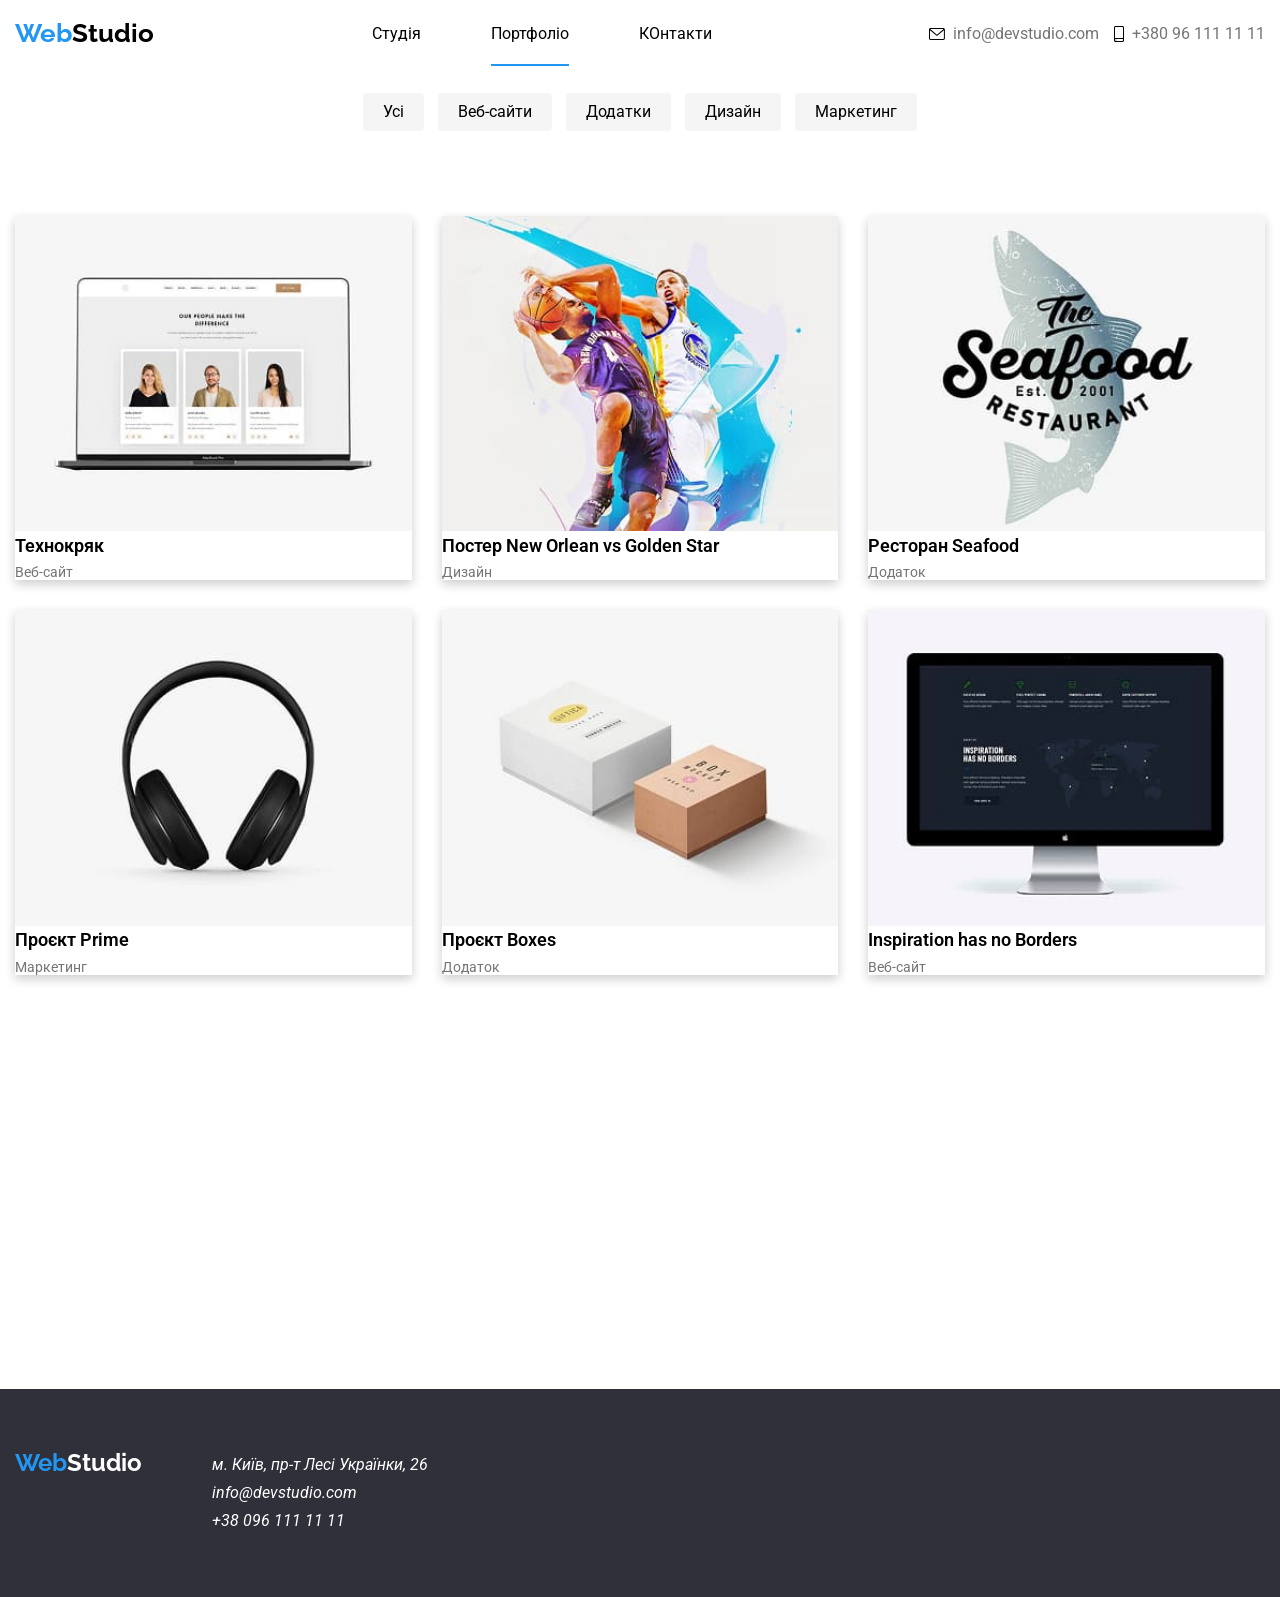
<file: portfolio.html>
<!DOCTYPE html>
<html lang="en">
<head>
    <link rel="preconnect" href="https://fonts.googleapis.com">
<link rel="preconnect" href="https://fonts.gstatic.com" crossorigin>
<link href="https://fonts.googleapis.com/css2?family=Roboto:ital,wght@0,100..900;1,100..900&display=swap" rel="stylesheet">
<link href="https://fonts.googleapis.com/css2?family=Raleway:ital,wght@0,100..900;1,100..900&family=Roboto:ital,wght@0,100..900;1,100..900&display=swap" rel="stylesheet">
<link rel="stylesheet" href="./style/modern-normalize.css">
<link rel="stylesheet" href="./style/style.css">
<link rel="stylesheet" href="https://unpkg.com/aos@next/dist/aos.css" />
    <meta charset="UTF-8">
    <meta name="viewport" content="width=device-width, initial-scale=1.0">
    <title>Портфоліо</title>
</head>
<body>
    <header>
        <div class="container">
<a class="logo" href="./index.html"><span>Web</span>Studio</a>

        <nav class="nav">
            <ul class="nav_list">
                <li class="nav_list_item"><a href="./index.html">Студія</a></li>
                <li class="nav_list_item"><a href="#" class="nav-link--active">Портфоліо</a></li>
                <li class="nav_list_item"><a href="#">КОнтакти</a></li>
            </ul>
        </nav>
<ul class="header_contackt">
    <li class="header_contackt_item"><a class="gmail" href="#">info@devstudio.com</a>
    <svg class="icon_header" width="16" height="12">
      <use href="./img/symbol-defs.svg#icon-gmail"></use>
    </svg>
    </li>
    <li class="header_contackt_item"><a class="number" href="#">+380 96 111 11 11</a>
    <svg class="icon_header" width="10" height="16">
      <use href="./img/symbol-defs.svg#icon-smartphone"></use>
    </svg>
    </li>
</ul>
</div>
    </header>
    <main>
<section class="buttons">
  <div class="container">
    <button>Усі</button>
    <button>Веб-сайти</button>
    <button>Додатки</button>
    <button>Дизайн</button>
    <button>Маркетинг</button>
  </div>
</section>

<section class="galery">
  <div class="container">

    <ul class="galery_list">

      <li class="galery_list_item" data-aos="fade-up">
        <div class="galery_image_box">
          <img class="galery_item_img" src="./img/img4.jpg" alt="технокряк">
          <div class="over over--opacity">
            <p class="over_list_p">
              Ресурс пропонує комплексні <br>
              пропозиції з різним рівнем <br>
              функціоналу та сервісів. Все <br>
              це дозволить відвідувачу отримати <br>
              вичерпні відомості про компанію <br>
              чи приватну особу
            </p>
          </div>
        </div>
        <h2 class="galery_item_title">Технокряк</h2>
        <p class="galery_item_text">Веб-сайт</p>
      </li>


      <li class="galery_list_item" data-aos="fade-up">
        <div class="galery_image_box">
          <img class="galery_item_img" src="./img/img5.jpg" alt="баскетбол">
          <div class="over over--opacity">
            <p class="over_list_p">
              Ресурс пропонує комплексні <br>
              пропозиції з різним рівнем <br>
              функціоналу та сервісів. Все <br>
              це дозволить відвідувачу отримати <br>
              вичерпні відомості про компанію <br>
              чи приватну особу
            </p>
          </div>
        </div>
        <h2 class="galery_item_title">Постер New Orlean vs Golden Star</h2>
        <p class="galery_item_text">Дизайн</p>
      </li>


      <li class="galery_list_item" data-aos="fade-up">
        <div class="galery_image_box">
          <img class="galery_item_img" src="./img/img6.jpg" alt="ресторан seafood">
          <div class="over over--opacity">
            <p class="over_list_p">
              Ресурс пропонує комплексні <br>
              пропозиції з різним рівнем <br>
              функціоналу та сервісів. Все <br>
              це дозволить відвідувачу отримати <br>
              вичерпні відомості про компанію <br>
              чи приватну особу
            </p>
          </div>
        </div>
        <h2 class="galery_item_title">Ресторан Seafood</h2>
        <p class="galery_item_text">Додаток</p>
      </li>


      <li class="galery_list_item" data-aos="fade-up">
        <div class="galery_image_box">
          <img class="galery_item_img" src="./img/img7.jpg" alt="проект prime">
          <div class="over over--opacity">
            <p class="over_list_p">
              Ресурс пропонує комплексні <br>
              пропозиції з різним рівнем <br>
              функціоналу та сервісів. Все <br>
              це дозволить відвідувачу отримати <br>
              вичерпні відомості про компанію <br>
              чи приватну особу
            </p>
          </div>
        </div>
        <h2 class="galery_item_title">Проєкт Prime</h2>
        <p class="galery_item_text">Маркетинг</p>
      </li>


      <li class="galery_list_item" data-aos="fade-up">
        <div class="galery_image_box">
          <img class="galery_item_img" src="./img/img8.jpg" alt="проект Boxes">
          <div class="over over--opacity">
            <p class="over_list_p">
              Ресурс пропонує комплексні <br>
              пропозиції з різним рівнем <br>
              функціоналу та сервісів. Все <br>
              це дозволить відвідувачу отримати <br>
              вичерпні відомості про компанію <br>
              чи приватну особу
            </p>
          </div>
        </div>
        <h2 class="galery_item_title">Проєкт Boxes</h2>
        <p class="galery_item_text">Додаток</p>
      </li>


      <li class="galery_list_item" data-aos="fade-up">
        <div class="galery_image_box">
          <img class="galery_item_img" src="./img/img9.jpg" alt="inspiration">
          <div class="over over--opacity">
            <p class="over_list_p">
              Ресурс пропонує комплексні <br>
              пропозиції з різним рівнем <br>
              функціоналу та сервісів. Все <br>
              це дозволить відвідувачу отримати <br>
              вичерпні відомості про компанію <br>
              чи приватну особу
            </p>
          </div>
        </div>
        <h2 class="galery_item_title">Inspiration has no Borders</h2>
        <p class="galery_item_text">Веб-сайт</p>
      </li>


      <li class="galery_list_item" data-aos="fade-up">
        <div class="galery_image_box">
          <img class="galery_item_img" src="./img/img10.jpg" alt="limited edition">
          <div class="over over--opacity">
            <p class="over_list_p">
              Ресурс пропонує комплексні <br>
              пропозиції з різним рівнем <br>
              функціоналу та сервісів. Все <br>
              це дозволить відвідувачу отримати <br>
              вичерпні відомості про компанію <br>
              чи приватну особу
            </p>
          </div>
        </div>
        <h2 class="galery_item_title">Видання Limited Edition</h2>
        <p class="galery_item_text">Дизайн</p>
      </li>


      <li class="galery_list_item" data-aos="fade-up">
        <div class="galery_image_box">
          <img class="galery_item_img" src="./img/img11.jpg" alt="проект lab">
          <div class="over over--opacity">
            <p class="over_list_p">
              Ресурс пропонує комплексні <br>
              пропозиції з різним рівнем <br>
              функціоналу та сервісів. Все <br>
              це дозволить відвідувачу отримати <br>
              вичерпні відомості про компанію <br>
              чи приватну особу
            </p>
          </div>
        </div>
        <h2 class="galery_item_title">Проєкт LAB</h2>
        <p class="galery_item_text">Маркетинг</p>
      </li>


      <li class="galery_list_item" data-aos="fade-up">
        <div class="galery_image_box">
          <img class="galery_item_img" src="./img/img12.jpg" alt="Growing Business">
          <div class="over over--opacity">
            <p class="over_list_p">
              Ресурс пропонує комплексні <br>
              пропозиції з різним рівнем <br>
              функціоналу та сервісів. Все <br>
              це дозволить відвідувачу отримати <br>
              вичерпні відомості про компанію <br>
              чи приватну особу
            </p>
          </div>
        </div>
        <h2 class="galery_item_title">Growing Business</h2>
        <p class="galery_item_text">Додаток</p>
      </li>


    </ul>
  </div>
</section>
    </main>
    <footer>
        <div class="container">
<h2 class="logo_footer"><span>Web</span>Studio</h2>
<address class="address"><p>м. Київ, пр-т Лесі Українки, 26</p>
   <p>info@devstudio.com</p> 
   <p>+38 096 111 11 11</p></address>
</div>
    </footer>
<script src="https://unpkg.com/aos@next/dist/aos.js"></script>
<script>
  AOS.init();
</script>
</body>
</html>
</file>
<file: style/style.css>
:root {
    --color-gray-blue: #AFB1B8;
    --color-white: #FFFFFF;
    --color-white-60: rgba(255, 255, 255, 0.6);
    --color-white-10: rgba(255, 255, 255, 0.1);
    --color-blue: #2196F3;
    --color-black: #000000;
    --color-dark: #212121;
    --color-mid-gray: #757575;
    --color-light-gray: #EEEEEE;
    --color-bg: #F5F4FA;
    --color-slate: #2F303A;
    --color-slate-80: rgba(47, 48, 58, 0.8);
    --color-button-bg: #F5F5F5;
}

* {
  margin: 0;
  padding: 0;
  box-sizing: border-box;
}

a {
  text-decoration: none;
}

.logo {
    font-family: "Raleway", sans-serif ;  
}
.logo_footer {
    font-family: "Raleway", sans-serif ;  
}
body {
  margin: 0;
  padding: 0;
  font-family: "Roboto";
  font-size: 16px;
}

label {
  font-size: 12px;
  display: block;
  margin-bottom: 5px;
  color: var();
}

section {
  padding-top: 20px;
  padding-bottom: 20px;
}
.hero_title {
  line-height: 1.3;
  width: 696px;
  font-size: 44px;
}

span {
  color: var(--color-blue);
}
.container {
  max-width: 1440px;
  width: 100%;
  padding: 0 15px;
  margin: 0 auto;
}
.hero_button {
  line-height: 1.8;
  width: 216px ;
  height: 50px;
}
ul {
  list-style: none;
  padding: 0;
  margin: 0;
}
.Features_item_title {
  line-height: 1.4;
  width: 270px;
  height: 16px;
}
.Features_item_text {
  line-height: 1.7;
}
.services_title {
  line-height: 3.6;
}
.team_title {
  line-height: 3.6;
}
.team_number_name {
  line-height: 1.6;
}
.team_number_role {
  line-height: 1.6;
}
.logo {
  line-height: 2.6;
  font-size: 26px;
  text-decoration: none;
  font-weight: bold;
  color: #000000;

}
.address {
  line-height: 1.5;
}

header>.container {
  display: flex;
  justify-content: space-between;
  align-items: center;
  flex-wrap: wrap;
  gap: 20px;
}


.header_contackt_item {
  display: flex;
  align-items: center;
  gap: 8px;
}


.gmail,
.number {
  color: var(--color-mid-gray);
  text-decoration: none;
}

.gmail:hover,
.number:hover {
  color: var(--color-blue);
}

.icon_header {
  order: -1;
  fill: currentColor;
}

.nav_list {
  display: flex;
  gap: 70px;
  flex-wrap: wrap;
}

.nav_list_item a {
  color: var(--color-black);
  position: relative;
  padding-bottom: 2px;
}

.nav_list_item a::after {
  content: "";
  position: absolute;
  left: 0;
  right: 0;
  bottom: -21px;
  height: 2px;
  background-color: var(--color-blue);
  transform: scaleX(0);
  transform-origin: center;
  transition: transform 0.2s ease;
}

.nav_list_item a {
  color: var(--color-black);
  transition: color 250ms cubic-bezier(0.4, 0, 0.2, 1);
}

.nav_list_item a:hover {
  color: var(--color-blue);
}

.nav_list_item a.nav-link--active::after {
  transform: scaleX(1);
}

.header_contackt a {
  color: var(--color-mid-gray);
  transition: color 250ms cubic-bezier(0.4, 0, 0.2, 1);
}

.header_contackt a:hover{
  color: var(--color-blue); 
}

.header_contackt {
  display: flex;
  flex-wrap: wrap;
  gap: 15px;
}

.header_contackt_item {
  color: black;
  transition: color 250ms cubic-bezier(0.4, 0, 0.2, 1);
}

.header_contackt_item:hover {
  color: blue;
}

.gmail,
.number {
  color: inherit;
}

.icon_header {
  fill: currentColor;
}

.hero .container {
  display: flex;
  flex-direction: column;
  align-items: center;
  justify-content: center;
  text-align: center;
  padding: 100px 20px; 
}

.hero_title {
  font-size: 36px;
  font-weight: bold;
  margin-bottom: 20px;
  color: var(--color-white);
}

.hero_button {
  padding: 12px 24px;
  font-size: 18px;
  background-color: var(--color-blue);
  color: var(--color-white);
  border: none;
  border-radius: 4px;
  cursor: pointer;
}



.hero {
  background-color: var(--color-slate);
  width: 100%;
  height: 600px;
  background-image:
  linear-gradient(rgba(0, 0, 0, 0.5), rgba(0, 0, 0, 0.5)),
  url(../img/Img-hero.png);
  background-size: cover;
  background-position: center;
  background-repeat: no-repeat;
}

.backdrop {
  position: fixed;
  top: 0;
  left: 0;
  width: 100%;
  height: 100%;
  background: rgba(0, 0, 0, 0.5);

  opacity: 1;
  transition: opacity 250ms cubic-bezier(0.4, 0, 0.2, 1);
}

.backdrop.is-hidden {
  opacity: 0;
  pointer-events: none;
}

.modal {
  position: absolute;
  top: 50%;
  left: 50%;

  transform: translate(-50%, -50%) scale(1);
  transition: transform 250ms cubic-bezier(0.4, 0, 0.2, 1);

  width: 420px;
  background: var(--color-white);
  border-radius: 12px;
  padding: 30px;
  box-shadow: 0 15px 40px rgba(0, 0, 0, 0.2);
}

.backdrop.is-hidden .modal {
  transform: translate(-50%, -50%) scale(0.7);
}

.modal_p {
  font-size: 18px;
  font-weight: 600;
  color: var(--color-dark);
  margin-bottom: 20px;
}

.close_X {
  position: absolute;
  top: 15px;
  right: 15px;
}

.btn_close {
  width: 30px;
  height: 30px;
  border-radius: 50%;
  border: none;
  background: var(--color-light-gray);
  cursor: pointer;
  transition: 0.2s;
}

.btn_close:hover {
  background: var(--color-gray-blue);
}

form {
  display: flex;
  flex-direction: column;
}

label {
  font-size: 12px;
  color: var(--color-mid-gray);
  margin-bottom: 5px;
  margin-top: 10px;
}

.input_icon {
  position: relative;
}

input[type="text"],
input[type="tel"],
input[type="email"] {
  width: 100%;
  padding: 10px 10px 10px 35px;
  border: 1px solid var(--color-light-gray);
  border-radius: 6px;
  outline: none;
  transition: 0.2s;
}

input:focus {
  border-color: var(--color-blue);
}

.input_icon svg {
  position: absolute;
  left: 10px;
  top: 50%;
  transform: translateY(-50%);
  fill: var(--color-mid-gray);
}

#comment {
  padding: 10px;
  height: 70px;
  border: 1px solid var(--color-light-gray);
  border-radius: 6px;
}

.checkbox-group {
  display: flex;
  align-items: flex-start;
  gap: 8px;
  margin: 15px 0;
  font-size: 12px;
  color: var(--color-mid-gray);
}

.checkbox-group input {
  margin-top: 3px;
}

.checkbox-group a {
  color: var(--color-blue);
  text-decoration: none;
}

button[type="submit"] {
  background: var(--color-blue);
  color: var(--color-white);
  border: none;
  padding: 12px;
  border-radius: 6px;
  cursor: pointer;
  font-weight: 500;
  transition: 0.2s;
}

button[type="submit"]:hover {
  background: #1976d2;
}

.Features_list {
  display: flex;
  gap: 40px;
}
.features_list {
  display: flex;
  justify-content: space-between;
  gap: 30px;
  list-style: none;
  padding: 0;
  margin: 0;
}

.features_item {
  flex: 1;
  text-align: center;
  padding: 20px;
}

.features_title {
  font-size: 20px;
  font-weight: 700;
  margin-bottom: 10px;
}

.features_text {
  font-size: 16px;
  line-height: 1.5;
}
.services{
  padding:60px 0;
  text-align:center;
}

.services_title{
  font-size:32px;
  font-weight:700;
  margin-bottom:40px;
}

.services_list{
  display:flex;
  gap:30px;
  list-style:none;
  padding:0;
  margin:0;
}

.services_item{
  position:relative;
  flex:1;
}

.services_item img{
  width:100%;
  display:block;
}

.services_overlay{
  position:absolute;
  bottom:0;
  width:100%;
  height:70px;

  background-color:rgba(47,48,58,0.8);

  display:flex;
  align-items:center;
  justify-content:center;
}

.services_overlay p{
  color: var(--color-white);
  font-weight:700;
  font-size:14px;
  letter-spacing:1px;
}



.team {
  padding: 60px 0;
  text-align: center;
  background-color: var(--color-bg);
}



.team_title {
  font-size: 32px;
  font-weight: 700;
  margin-bottom: 40px;
}

.team_list {
  display: flex;
  justify-content: space-between;
  gap: 30px;
  list-style: none;
  padding: 0;
  margin: 0;
  flex-wrap: wrap;
}

.team_list_item {
  flex: 1;
  max-width: 250px;
  margin: 0 auto;
  box-shadow: 0 4px 10px rgba(0,0,0,0.2);
}

.team_img {
  width: 100%;
  height: auto;
  border-radius: 8px;
}

.team_number_name {
  font-size: 18px;
  font-weight: 600;
  margin-top: 15px;
}

.team_number_role {
  font-size: 16px;
  color: var(--color-mid-gray);
}


.team_socials {
  display: flex;
  justify-content: center;
  gap: 10px;
  margin: 20px;
}



.team_socials li {
  width: 40px;
  height: 40px;
  border-radius: 50%;
  color: gray;
  display: flex;
  align-items: center;
  justify-content: center;
  padding: 0;
  transition: background-color 250ms cubic-bezier(0.4, 0, 0.2, 1);

}

.team_socials li:hover{
  background: var(--color-blue);
  fill: var(--color-white);
}

.clients {
  padding: 94px 0;
}

.clients_h2 {
  text-align: center;
  font-size: 36px;
  margin-bottom: 50px;
}

.svg_list {
  display: flex;
  justify-content: center;
  gap: 30px;

  list-style: none;
  padding: 0;
  margin: 0;
}

.svg_list_item {
  width: 170px;
  height: 92px;

  border: 1px solid #e0e0e0;
  border-radius: 4px;

  display: flex;
  justify-content: center;
  align-items: center;


}

.client_icon {
  width: 106px;
  height: 60px;
  fill: var(--color-gray-blue);
  transition: 250ms cubic-bezier(0.4, 0, 0.2, 1);
}

.svg_list_item:hover {
  border-color: var(--color-blue);
}

.svg_list_item:hover .client_icon {
  fill: var(--color-blue);
}


.address p {
  margin: 4px 0;
  font-size: 16px;
}
.buttons {
  text-align: center;
  margin-bottom: 40px;
}

.buttons button {
  padding: 10px 20px;
  margin: 5px;
  font-size: 16px;
  cursor: pointer;
  border: none;
  background-color: var(--color-button-bg);
  border-radius: 4px;
}




.galery_list {
 display: flex;
 flex-wrap: wrap;
 gap: 30px;
 list-style: none;
 padding: 0;
 margin: 0;
}

.over_list_p {
  font-family: "Roboto";
  color: white;
}

.galery_list_item {
  position: relative;
  flex: 1 1 calc(33.333% - 30px);
  box-sizing: border-box;
  box-shadow: 0 4px 10px rgba(0,0,0,0.2);
  overflow: hidden;
}

.galery_list_item:hover .over,
.galery_list_item:focus-within .over {
  transform: translateY(0);
  opacity: 1;
}


.galery_image_box {
  position: relative;
  overflow: hidden;
}

.over {
  position: absolute;
  top: 0;
  left: 0;
  width: 100%;
  height: 100%;

  background-color: rgba(33, 150, 243, 0.9);

  display: flex;
  align-items: center;
  justify-content: flex-start;
  padding: 30px;

  transform: translateY(100%);
  opacity: 0;

  transition: 
    transform 250ms cubic-bezier(0.4, 0, 0.2, 1),
    opacity 250ms cubic-bezier(0.4, 0, 0.2, 1);
}

.over_list_p {
  font-size: 18px;
  line-height: 1.5;
  color: var(--color-white);
  margin: 0;
  text-align: left;
  max-width: 360px;
}

.galery_image_box:hover .over {
  opacity: 1;
}

.galery_item_img {
  width: 100%;
  height: auto;
}

.galery_item_title {
  font-size: 18px;
  font-weight: 600;
  margin-bottom: 8px;
}

.galery_item_text {
  font-size: 14px;
  color: var(--color-mid-gray);
}
.Features_list {
  display: flex;
  gap: 30px;
  justify-content: center;
}

.Features_list_item {
  position: relative;
  padding-top: 100px;
  width: 270px;
  text-align: left;
  border-radius: 4px;
  padding-bottom: 30px;
}

.Features_list_item::before {
  content: "";
  display: block;
  width: 270px;
  height: 120px;
  background-color: var(--color-bg);
  background-image: url(../img/Group.png);
  background-size: 70px;
  background-repeat: no-repeat;
  background-position: center;
  margin-bottom: 30px;
}


.Features_list_item:nth-child(2)::before {
  background-image: url("../img/clock.png");
}

.Features_list_item:nth-child(3)::before {
  background-image: url("../img/diagram.png");
}

.Features_list_item:nth-child(4)::before {
  background-image: url("../img/astronaut.png");
}

.form-group {
  margin-bottom: 15px;
  width: 358px;
}

.footer_label_group {
  display: block;
  margin-bottom: 6px;
  font-weight: 500;
  font-size: 17px;
  color: var(--color-bg);
   margin: 0;
   margin-bottom: 10px;
}

.footer_label {
  display: flex;
  justify-content: flex-end;
  align-items: center;
  gap: 20px;
  margin: 0;
}

.footer_input_group {
  background-color: var(--color-slate);
  width: 358px;
  height: 50px;
  margin: 0;
  
}

.btn-footer_svg {
  display: flex;
  align-items: center;
  justify-content: center;
  gap: 10px;

  
  width: 200px;
  height: 50px;
  border-radius: 5px;
  background-color: var(--color-blue);
  color: var(--color-bg);
}




footer {
  width: 100%;
  height: auto;
}

footer{
  background: var(--color-slate);
  color: var(--color-white);
  padding:60px 0;
}

footer .container{
  display:flex;
  align-items:flex-start;
  gap:70px;
}

.footer_social_list{
  display:flex;
  gap:10px;
  margin-top:20px;
}

.footer_social_item{
  width:44px;
  height:44px;
  background: var(--color-white-10);
  border-radius:50%;

  display:flex;
  align-items:center;
  justify-content:center;

  fill: var(--color-white);
}

.footer_social_item:hover{
  background: var(--color-blue);

  transition: background-color 250ms cubic-bezier(0.4, 0, 0.2, 1);
}
</file>
